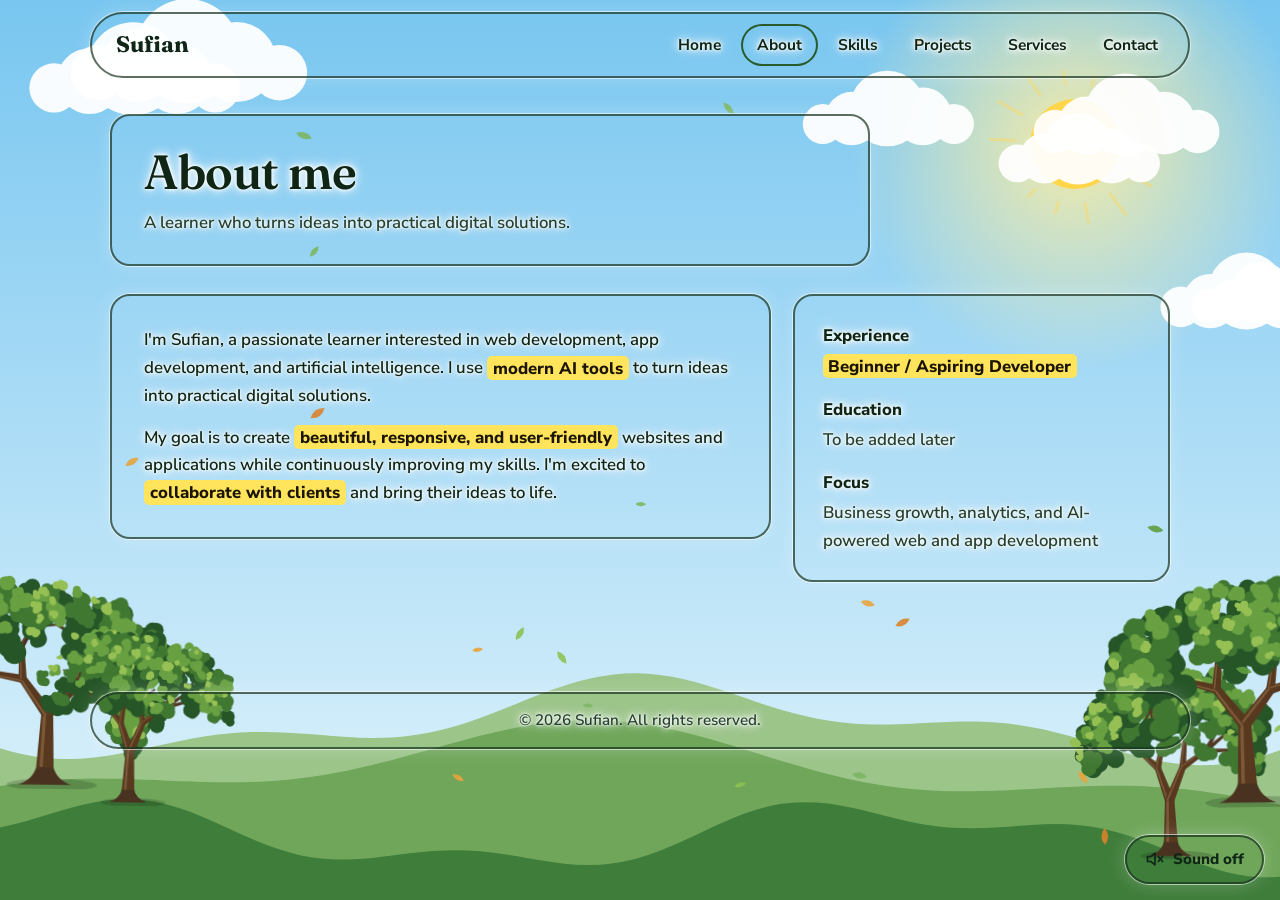
<file: sufian-portfolio-deploy/about.html>
<!DOCTYPE html>
<html lang="en">
<head>
  <meta charset="UTF-8" />
  <meta name="viewport" content="width=device-width, initial-scale=1" />
  <meta name="theme-color" content="#bfe3f7" />
  <link rel="preconnect" href="https://fonts.googleapis.com" />
  <link rel="preconnect" href="https://fonts.gstatic.com" crossorigin />
  <link href="https://fonts.googleapis.com/css2?family=Fraunces:opsz,wght@9..144,500;9..144,600;9..144,700&family=Nunito+Sans:wght@400;600;700;800&display=swap" rel="stylesheet" />
  <link rel="icon" href="favicon.svg" type="image/svg+xml" />
  <link rel="stylesheet" href="css/style.css" />
  <title>About | Sufian</title>
  <meta name="description" content="About Sufian: a passionate learner in web development, app development and artificial intelligence." />
</head>
<body data-page="about">
  <a class="skip-link" href="#main">Skip to content</a>
  <canvas id="sky" aria-hidden="true"></canvas>
  <header class="site-header" id="site-header"></header>

  <main id="main" class="page">
    <div class="container">
      <div class="page-head glass">
        <h1>About me</h1>
        <p>A learner who turns ideas into practical digital solutions.</p>
      </div>

      <div class="about-grid">
        <section class="about-text glass" aria-label="My story">
          <p>
            I'm Sufian, a passionate learner interested in web development, app development, and artificial intelligence.
            I use <mark class="mark">modern AI tools</mark> to turn ideas into practical digital solutions.
          </p>
          <p>
            My goal is to create <mark class="mark">beautiful, responsive, and user-friendly</mark> websites and applications while continuously
            improving my skills. I'm excited to <mark class="mark">collaborate with clients</mark> and bring their ideas to life.
          </p>
        </section>

        <aside class="facts glass" aria-label="Quick facts">
          <dl>
            <dt>Experience</dt>
            <dd><mark class="mark">Beginner / Aspiring Developer</mark></dd>
            <dt>Education</dt>
            <dd>To be added later</dd>
            <dt>Focus</dt>
            <dd>Business growth, analytics, and AI-powered web and app development</dd>
          </dl>
          <div id="resume-block" hidden>
            <a class="btn btn-small" id="resume-link" href="#" target="_blank" rel="noopener">View resume</a>
          </div>
        </aside>
      </div>
    </div>
  </main>

  <footer class="site-footer" id="site-footer"></footer>
  <script src="js/data.js"></script>
  <script src="js/weather.js"></script>
  <script src="js/sound.js"></script>
  <script src="js/main.js"></script>
</body>
</html>
</file>
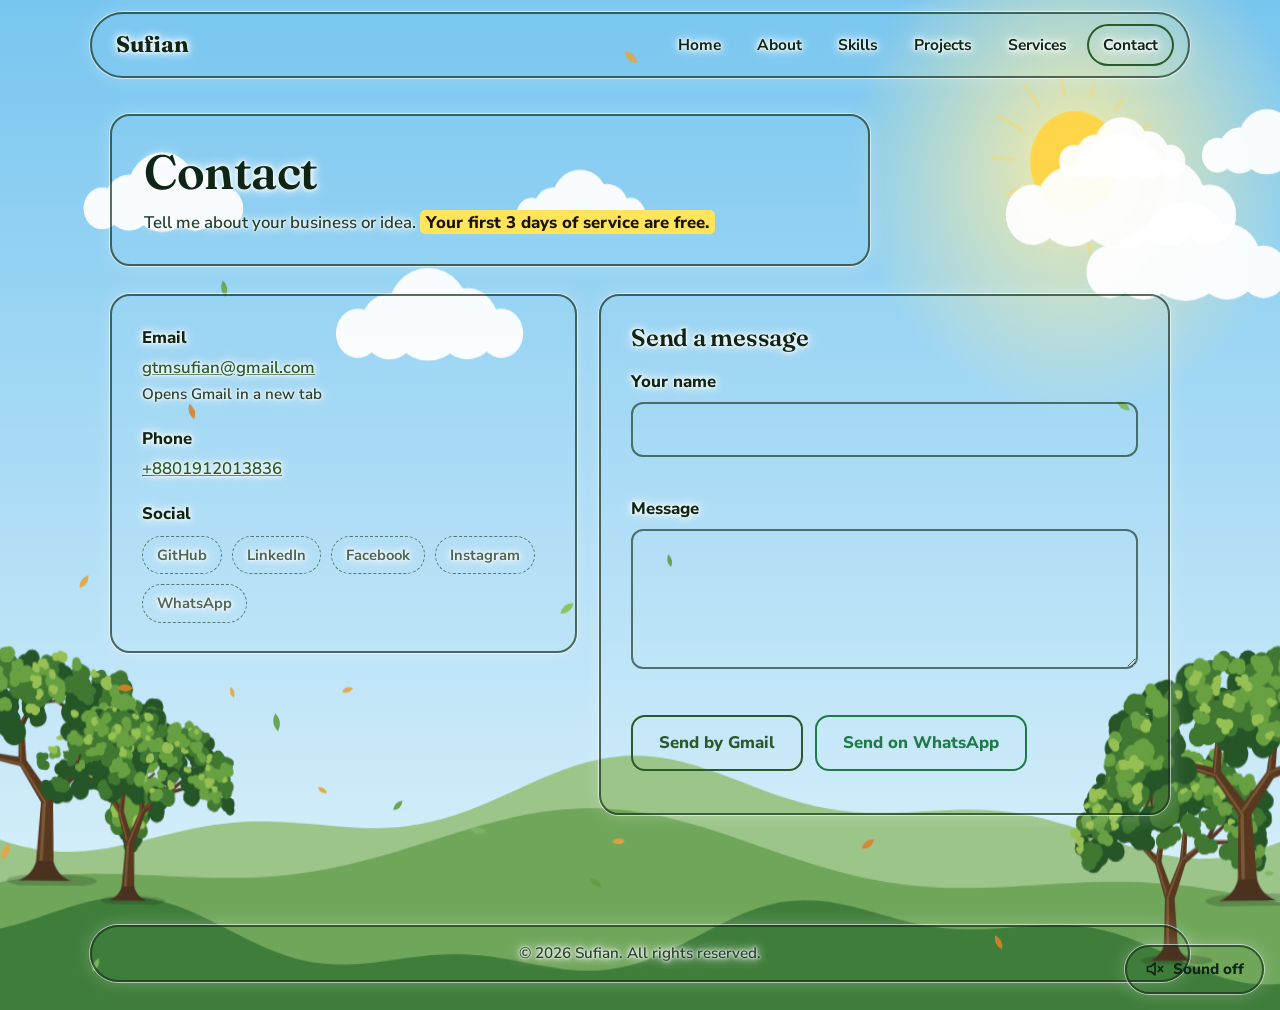
<file: sufian-portfolio-deploy/contact.html>
<!DOCTYPE html>
<html lang="en">
<head>
  <meta charset="UTF-8" />
  <meta name="viewport" content="width=device-width, initial-scale=1" />
  <meta name="theme-color" content="#bfe3f7" />
  <link rel="preconnect" href="https://fonts.googleapis.com" />
  <link rel="preconnect" href="https://fonts.gstatic.com" crossorigin />
  <link href="https://fonts.googleapis.com/css2?family=Fraunces:opsz,wght@9..144,500;9..144,600;9..144,700&family=Nunito+Sans:wght@400;600;700;800&display=swap" rel="stylesheet" />
  <link rel="icon" href="favicon.svg" type="image/svg+xml" />
  <link rel="stylesheet" href="css/style.css" />
  <title>Contact | Sufian</title>
  <meta name="description" content="Contact Sufian by email, phone or WhatsApp and start your 3 day free trial service." />
</head>
<body data-page="contact">
  <a class="skip-link" href="#main">Skip to content</a>
  <canvas id="sky" aria-hidden="true"></canvas>
  <header class="site-header" id="site-header"></header>

  <main id="main" class="page">
    <div class="container">
      <div class="page-head glass">
        <h1>Contact</h1>
        <p>Tell me about your business or idea. <mark class="mark">Your first 3 days of service are free.</mark></p>
      </div>

      <div class="contact-grid">
        <section class="contact-info glass" aria-label="Contact details">
          <dl>
            <dt>Email</dt>
            <dd><a data-link="email" href="https://mail.google.com/mail/?view=cm&amp;fs=1&amp;to=gtmsufian%40gmail.com" target="_blank" rel="noopener">gtmsufian@gmail.com</a><p class="muted">Opens Gmail in a new tab</p></dd>
            <dt>Phone</dt>
            <dd><a data-link="phone" href="tel:+8801912013836">+8801912013836</a></dd>
            <dt>Social</dt>
            <dd><div class="social" data-social></div></dd>
          </dl>
        </section>

        <form class="contact-form glass" id="contact-form" autocomplete="off" novalidate>
          <h2>Send a message</h2>
          <div class="field">
            <label for="f-name">Your name</label>
            <input id="f-name" type="text" autocomplete="off" autocorrect="off" autocapitalize="words" spellcheck="false" />
            <p class="field-error" id="f-name-error" role="alert"></p>
          </div>
          <div class="field">
            <label for="f-message">Message</label>
            <textarea id="f-message" autocomplete="off" spellcheck="false"></textarea>
            <p class="field-error" id="f-message-error" role="alert"></p>
          </div>
          <div class="form-actions">
            <button class="btn" type="submit">Send by Gmail</button>
            <button class="btn btn-wa" type="button" id="send-whatsapp">Send on WhatsApp</button>
          </div>
          <p class="form-status" id="form-status" aria-live="polite"></p>
        </form>
      </div>
    </div>
  </main>

  <footer class="site-footer" id="site-footer"></footer>
  <script src="js/data.js"></script>
  <script src="js/weather.js"></script>
  <script src="js/sound.js"></script>
  <script src="js/main.js"></script>
</body>
</html>
</file>
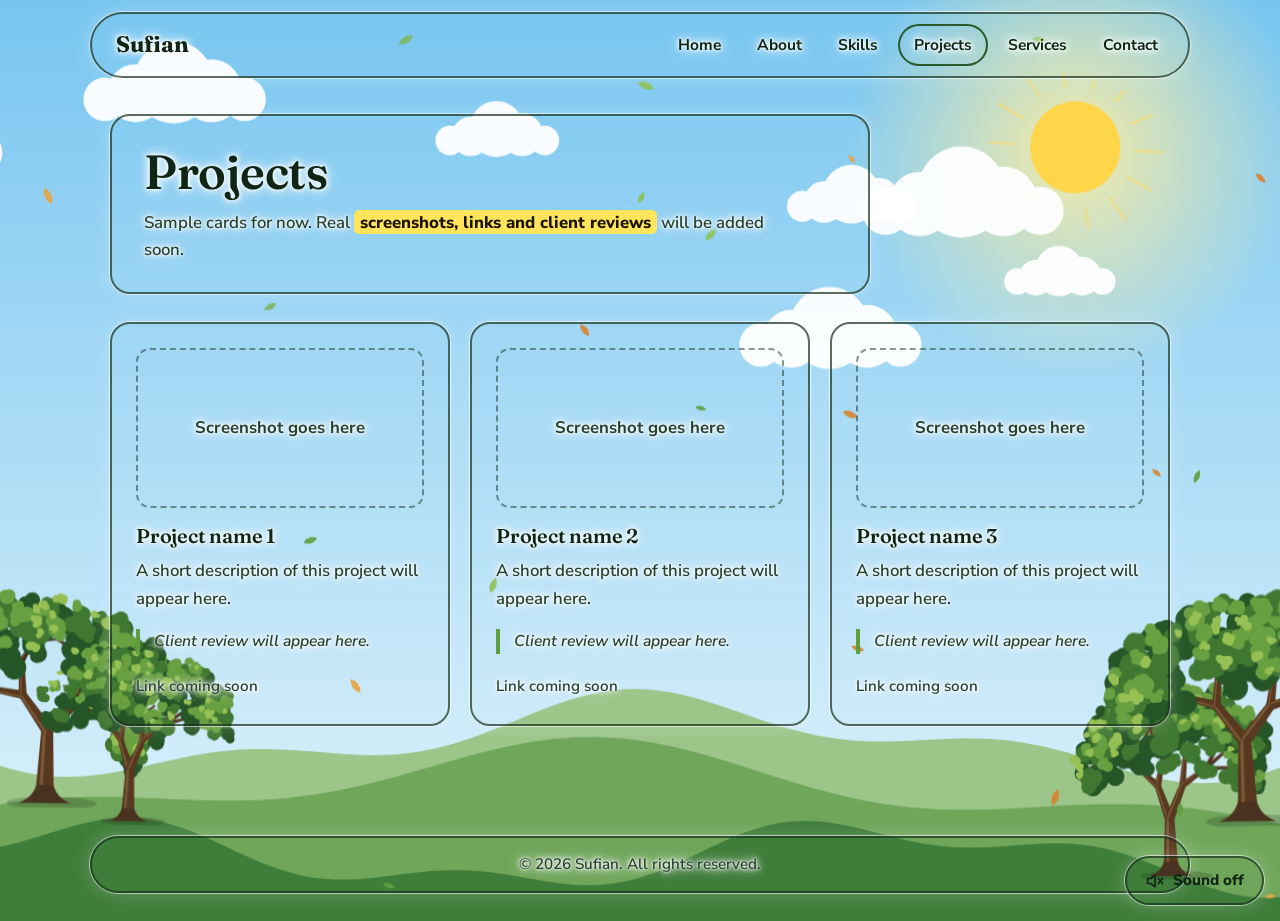
<file: sufian-portfolio-deploy/projects.html>
<!DOCTYPE html>
<html lang="en">
<head>
  <meta charset="UTF-8" />
  <meta name="viewport" content="width=device-width, initial-scale=1" />
  <meta name="theme-color" content="#bfe3f7" />
  <link rel="preconnect" href="https://fonts.googleapis.com" />
  <link rel="preconnect" href="https://fonts.gstatic.com" crossorigin />
  <link href="https://fonts.googleapis.com/css2?family=Fraunces:opsz,wght@9..144,500;9..144,600;9..144,700&family=Nunito+Sans:wght@400;600;700;800&display=swap" rel="stylesheet" />
  <link rel="icon" href="favicon.svg" type="image/svg+xml" />
  <link rel="stylesheet" href="css/style.css" />
  <title>Projects | Sufian</title>
  <meta name="description" content="Projects by Sufian. Screenshots, links and client reviews will be added here." />
</head>
<body data-page="projects">
  <a class="skip-link" href="#main">Skip to content</a>
  <canvas id="sky" aria-hidden="true"></canvas>
  <header class="site-header" id="site-header"></header>

  <main id="main" class="page">
    <div class="container">
      <div class="page-head glass">
        <h1>Projects</h1>
        <p>Sample cards for now. Real <mark class="mark">screenshots, links and client reviews</mark> will be added soon.</p>
      </div>

      <div class="grid" id="projects-grid"></div>
    </div>
  </main>

  <footer class="site-footer" id="site-footer"></footer>
  <script src="js/data.js"></script>
  <script src="js/weather.js"></script>
  <script src="js/sound.js"></script>
  <script src="js/main.js"></script>
</body>
</html>
</file>
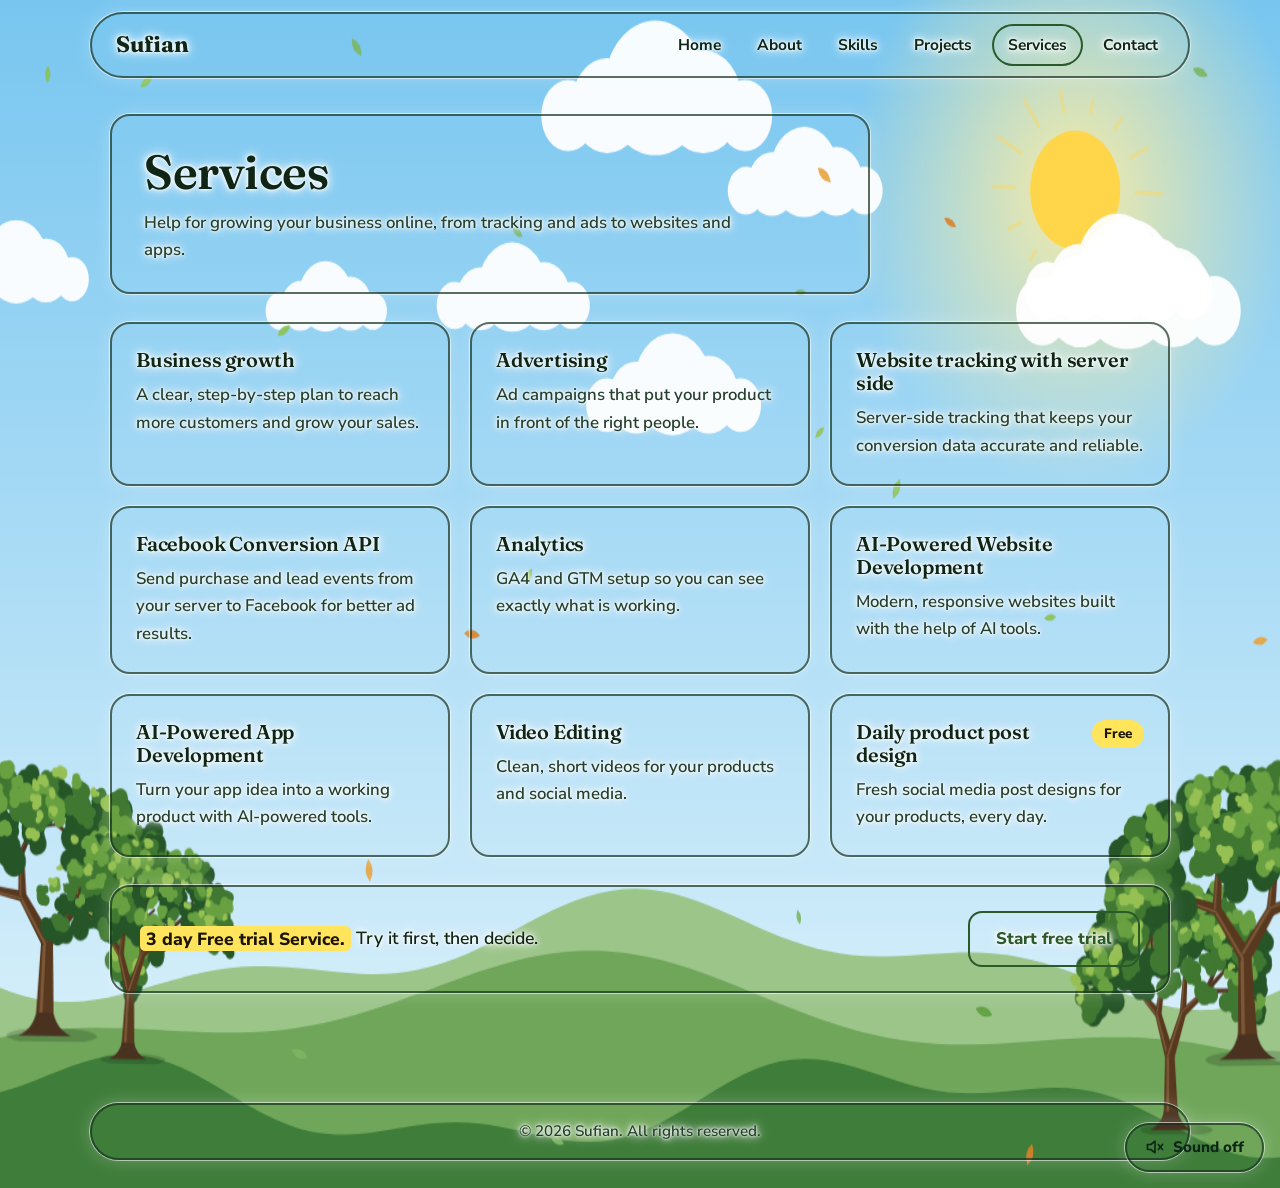
<file: sufian-portfolio-deploy/services.html>
<!DOCTYPE html>
<html lang="en">
<head>
  <meta charset="UTF-8" />
  <meta name="viewport" content="width=device-width, initial-scale=1" />
  <meta name="theme-color" content="#bfe3f7" />
  <link rel="preconnect" href="https://fonts.googleapis.com" />
  <link rel="preconnect" href="https://fonts.gstatic.com" crossorigin />
  <link href="https://fonts.googleapis.com/css2?family=Fraunces:opsz,wght@9..144,500;9..144,600;9..144,700&family=Nunito+Sans:wght@400;600;700;800&display=swap" rel="stylesheet" />
  <link rel="icon" href="favicon.svg" type="image/svg+xml" />
  <link rel="stylesheet" href="css/style.css" />
  <title>Services | Sufian</title>
  <meta name="description" content="Services by Sufian: business growth, advertising, server-side tracking, Facebook Conversion API, analytics, AI-powered website and app development, video editing and free daily product post design." />
</head>
<body data-page="services">
  <a class="skip-link" href="#main">Skip to content</a>
  <canvas id="sky" aria-hidden="true"></canvas>
  <header class="site-header" id="site-header"></header>

  <main id="main" class="page">
    <div class="container">
      <div class="page-head glass">
        <h1>Services</h1>
        <p>Help for growing your business online, from tracking and ads to websites and apps.</p>
      </div>

      <div class="grid" id="services-grid"></div>

      <div class="banner glass">
        <p><mark class="mark">3 day Free trial Service.</mark> Try it first, then decide.</p>
        <a class="btn" href="contact.html">Start free trial</a>
      </div>
    </div>
  </main>

  <footer class="site-footer" id="site-footer"></footer>
  <script src="js/data.js"></script>
  <script src="js/weather.js"></script>
  <script src="js/sound.js"></script>
  <script src="js/main.js"></script>
</body>
</html>
</file>
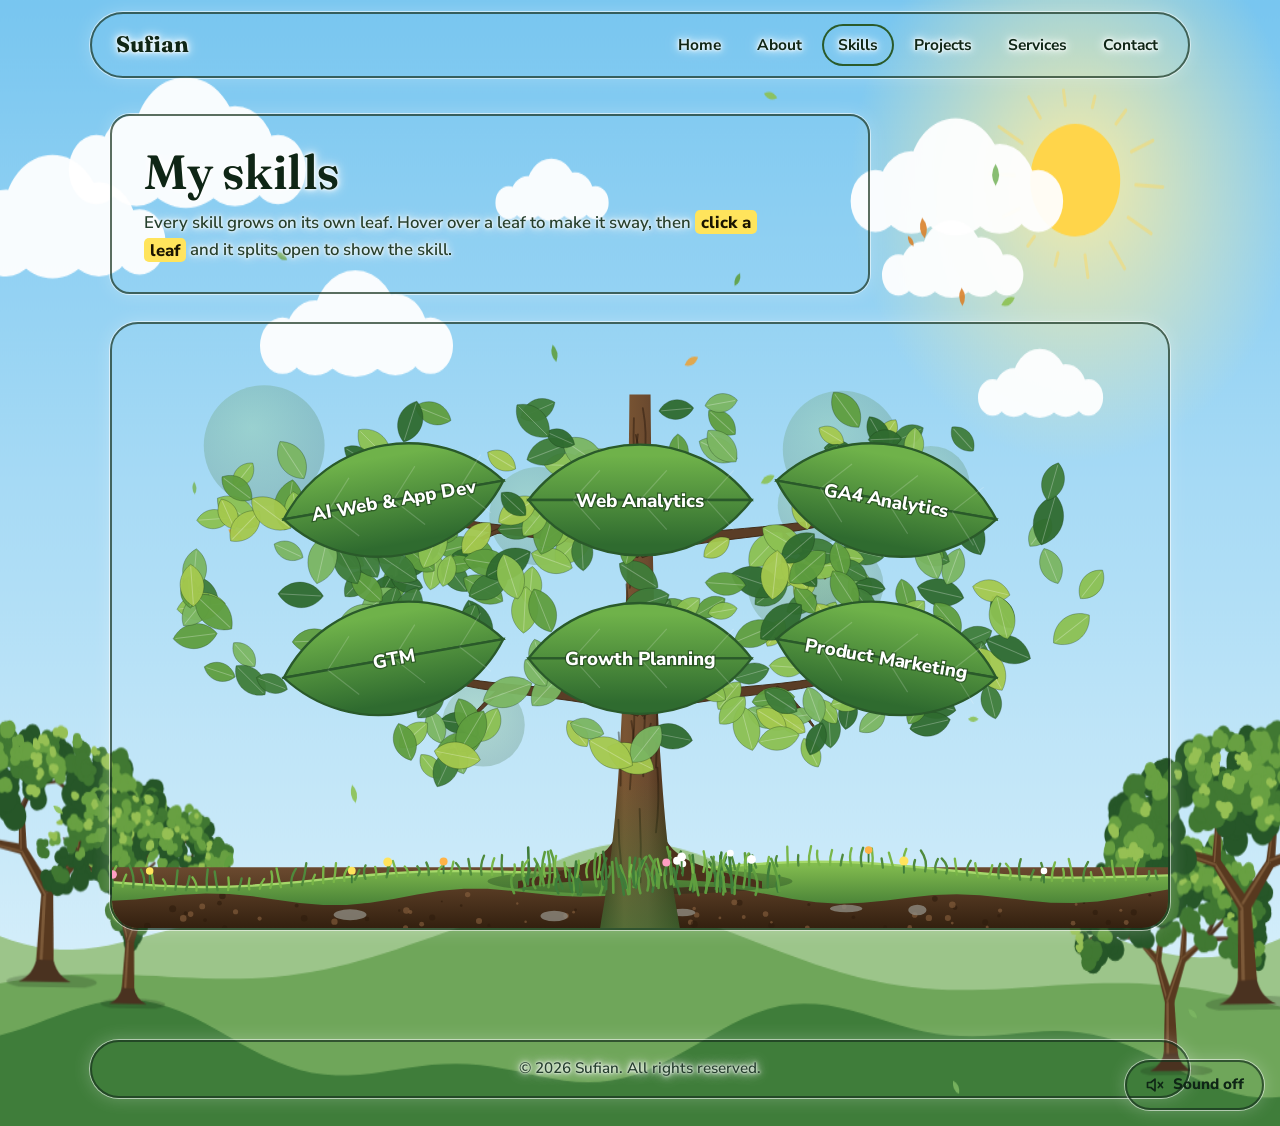
<file: sufian-portfolio-deploy/skills.html>
<!DOCTYPE html>
<html lang="en">
<head>
  <meta charset="UTF-8" />
  <meta name="viewport" content="width=device-width, initial-scale=1" />
  <meta name="theme-color" content="#bfe3f7" />
  <link rel="preconnect" href="https://fonts.googleapis.com" />
  <link rel="preconnect" href="https://fonts.gstatic.com" crossorigin />
  <link href="https://fonts.googleapis.com/css2?family=Fraunces:opsz,wght@9..144,500;9..144,600;9..144,700&family=Nunito+Sans:wght@400;600;700;800&display=swap" rel="stylesheet" />
  <link rel="icon" href="favicon.svg" type="image/svg+xml" />
  <link rel="stylesheet" href="css/style.css" />
  <title>Skills | Sufian</title>
  <meta name="description" content="Skills of Sufian written on the leaves of a tree: AI web and app development, web analytics, GA4, GTM, business growth planning and product marketing." />
</head>
<body data-page="skills">
  <a class="skip-link" href="#main">Skip to content</a>
  <canvas id="sky" aria-hidden="true"></canvas>
  <header class="site-header" id="site-header"></header>

  <main id="main" class="page">
    <div class="container">
      <div class="page-head glass">
        <h1>My skills</h1>
        <p>Every skill grows on its own leaf. Hover over a leaf to make it sway, then <mark class="mark">click a leaf</mark> and it splits open to show the skill.</p>
      </div>

      <div class="tree-wrap glass">
        <div id="tree"></div>
      </div>

      <div class="sr-only" id="skill-detail" aria-live="polite"></div>
    </div>
  </main>

  <footer class="site-footer" id="site-footer"></footer>
  <script src="js/data.js"></script>
  <script src="js/weather.js"></script>
  <script src="js/sound.js"></script>
  <script src="js/main.js"></script>
</body>
</html>
</file>
<file: sufian-portfolio-deploy/css/style.css>
/* ==========================================================
   Sufian portfolio - living nature theme
   Palette: sky #bfe3f7 | forest ink #17331f | leaf #3f7d3a
            moss #5f9e3f | bark #6b4a2f | sun #f5b83d
   Fonts:   Fraunces (headings), Nunito Sans (body)
   ========================================================== */

:root {
  --ink: #0f2616;
  --ink-soft: #26402e;
  --leaf: #3f7d3a;
  --leaf-dark: #2a5a2a;
  --moss: #5f9e3f;
  --bark: #6b4a2f;
  --sun: #f5b83d;
  --sun-ink: #3a2a05;
  --glass: rgba(255, 255, 255, 0.76);
  --glass-border: rgba(255, 255, 255, 0.8);
  --shadow: 0 10px 30px rgba(23, 51, 31, 0.14);
  --radius: 20px;
  --font-head: "Fraunces", Georgia, "Times New Roman", serif;
  --font-body: "Nunito Sans", "Segoe UI", system-ui, -apple-system, Arial, sans-serif;
}

*,
*::before,
*::after {
  box-sizing: border-box;
}

html {
  scroll-behavior: smooth;
}

body {
  margin: 0;
  font-family: var(--font-body);
  font-size: 1.05rem;
  line-height: 1.65;
  color: var(--ink);
  background: #bfe3f7;
  min-height: 100vh;
  font-weight: 600;
  text-shadow: 0 0 2px #fff, 0 0 4px #fff, 0 0 8px rgba(255, 255, 255, 0.95), 0 0 14px rgba(255, 255, 255, 0.8);
  animation: page-in 0.7s ease both;
}

body.is-stormy {
  color: #07140b;
  text-shadow: 0 0 2px #fff, 0 0 4px #fff, 0 0 6px #fff, 0 0 10px #fff, 0 0 18px rgba(255, 255, 255, 0.95);
}

/* yellow highlighter for the important words */
.mark {
  background: #ffe45c;
  color: #1a1400;
  padding: 0.04em 0.35em;
  border-radius: 0.3em;
  font-weight: 800;
  text-shadow: none;
  -webkit-box-decoration-break: clone;
  box-decoration-break: clone;
}

.sr-only {
  position: absolute;
  width: 1px;
  height: 1px;
  margin: -1px;
  padding: 0;
  overflow: hidden;
  clip: rect(0, 0, 0, 0);
  white-space: nowrap;
  border: 0;
}

@keyframes page-in {
  from { opacity: 0; transform: translateY(8px); }
  to { opacity: 1; transform: none; }
}

h1, h2, h3 {
  font-family: var(--font-head);
  font-weight: 600;
  line-height: 1.15;
  letter-spacing: -0.01em;
  margin: 0;
}

p { margin: 0; }

a { color: var(--leaf-dark); }

img { max-width: 100%; display: block; }

[hidden] { display: none !important; }

:focus-visible {
  outline: 3px solid #1b4fd8;
  outline-offset: 3px;
  border-radius: 6px;
}

.skip-link {
  position: absolute;
  left: 12px;
  top: -60px;
  z-index: 100;
  background: #fff;
  color: var(--ink);
  padding: 10px 16px;
  border-radius: 10px;
  font-weight: 700;
  transition: top 0.2s;
}
.skip-link:focus { top: 12px; }

/* ---------- sky canvas ---------- */
#sky {
  position: fixed;
  inset: 0;
  width: 100%;
  height: 100%;
  z-index: 0;
  display: block;
}

/* ---------- glass surface ---------- */
.glass {
  background: transparent;
  border: 2px solid rgba(23, 51, 31, 0.7);
  box-shadow: 0 0 0 1px rgba(255, 255, 255, 0.55), 0 0 18px rgba(255, 255, 255, 0.25);
}

.container {
  width: 100%;
  max-width: 1100px;
  margin: 0 auto;
  padding: 0 20px;
}

main,
.site-header,
.site-footer {
  position: relative;
  z-index: 1;
}

/* ---------- header / nav ---------- */
.site-header {
  position: sticky;
  top: 0;
  z-index: 20;
  padding: 12px 20px 0;
}

.nav {
  max-width: 1100px;
  margin: 0 auto;
  display: flex;
  align-items: center;
  justify-content: space-between;
  gap: 16px;
  padding: 10px 14px 10px 24px;
  border-radius: 999px;
  position: relative;
}

.brand {
  font-family: var(--font-head);
  font-weight: 700;
  font-size: 1.4rem;
  text-decoration: none;
  color: var(--ink);
}

.nav-links {
  list-style: none;
  margin: 0;
  padding: 0;
  display: flex;
  gap: 4px;
}

.nav-link {
  display: block;
  padding: 8px 16px;
  border-radius: 999px;
  text-decoration: none;
  font-weight: 700;
  font-size: 0.97rem;
  color: var(--ink);
  transition: background 0.2s, color 0.2s;
}

.nav-link:hover {
  background: rgba(63, 125, 58, 0.14);
  color: var(--ink);
}

.nav-link[aria-current="page"] {
  background: transparent;
  color: var(--ink);
  box-shadow: inset 0 0 0 2px var(--leaf-dark);
}

.nav-toggle {
  display: none;
  font: inherit;
  font-weight: 700;
  padding: 8px 18px;
  border-radius: 999px;
  border: 2px solid var(--leaf);
  background: transparent;
  color: var(--leaf-dark);
  cursor: pointer;
}

/* ---------- buttons (outline only) ---------- */
.btn {
  display: inline-block;
  font: inherit;
  font-weight: 800;
  text-decoration: none;
  padding: 12px 26px;
  border-radius: 14px;
  border: 2px solid var(--leaf-dark);
  background: transparent;
  color: var(--leaf-dark);
  cursor: pointer;
  transition: transform 0.2s, background 0.2s;
}

.btn:hover {
  background: rgba(255, 255, 255, 0.55);
  transform: translateY(-2px);
}

.btn-ghost {
  border-color: rgba(23, 51, 31, 0.5);
  border-style: dashed;
}

.btn-small {
  padding: 8px 18px;
  font-size: 0.95rem;
}

.btn-wa {
  border-color: #1f7a4a;
  color: #1f7a4a;
}

.muted {
  color: var(--ink-soft);
  font-size: 0.95rem;
}

/* ---------- page layout ---------- */
.page {
  padding: 36px 0 110px;
}

.page-head {
  padding: 28px 32px;
  border-radius: var(--radius);
  margin-bottom: 28px;
  max-width: 760px;
}

.page-head h1 {
  font-size: clamp(2rem, 4.5vw, 3rem);
}

.page-head p {
  margin-top: 10px;
  color: var(--ink-soft);
  max-width: 62ch;
}

/* ---------- home hero ---------- */
.hero {
  min-height: calc(100vh - 110px);
  display: flex;
  align-items: center;
  padding: 24px 0 110px;
}

.hero-grid {
  display: grid;
  grid-template-columns: 1.3fr 0.7fr;
  gap: 40px;
  align-items: center;
}

.hero-card {
  padding: 40px 44px;
  border-radius: 28px;
}

.hero-card h1 {
  font-size: clamp(2.5rem, 6vw, 4.3rem);
  letter-spacing: -0.02em;
}

.hero-title {
  margin-top: 12px;
  font-family: var(--font-head);
  font-weight: 500;
  font-size: clamp(1.1rem, 2.3vw, 1.45rem);
  line-height: 1.35;
  color: var(--ink-soft);
}

.trial {
  margin-top: 20px;
  font-size: 1.2rem;
}

.trial .mark {
  padding: 0.2em 0.6em;
}

.hero-text {
  margin-top: 20px;
  max-width: 56ch;
}

.hero-actions {
  display: flex;
  flex-wrap: wrap;
  gap: 14px;
  margin-top: 26px;
}

.social {
  display: flex;
  flex-wrap: wrap;
  gap: 10px;
  margin-top: 26px;
}

.social-link {
  padding: 6px 14px;
  border-radius: 999px;
  border: 1.5px solid var(--leaf);
  font-weight: 700;
  font-size: 0.92rem;
  text-decoration: none;
  color: var(--leaf-dark);
  transition: background 0.2s, color 0.2s;
}

a.social-link:hover {
  background: var(--leaf);
  color: #fff;
}

.social-link.is-empty {
  border-style: dashed;
  border-color: rgba(23, 51, 31, 0.6);
  color: rgba(23, 51, 31, 0.75);
  cursor: default;
}

.hero-photo {
  display: flex;
  justify-content: center;
}

.photo-frame {
  width: clamp(200px, 26vw, 300px);
  aspect-ratio: 1 / 1;
  border-radius: 50%;
  overflow: hidden;
  border: 7px solid #fff;
  background: var(--leaf);
  box-shadow: var(--shadow);
  display: grid;
  place-items: center;
}

.photo-frame img {
  width: 100%;
  height: 100%;
  object-fit: cover;
  object-position: 50% 16%;
}

.photo-initial {
  font-family: var(--font-head);
  font-weight: 700;
  font-size: 5.5rem;
  color: #fff;
}

/* ---------- cards ---------- */
.grid {
  display: grid;
  grid-template-columns: repeat(auto-fill, minmax(270px, 1fr));
  gap: 20px;
}

.card {
  padding: 24px;
  border-radius: var(--radius);
}

.card-top {
  display: flex;
  align-items: flex-start;
  justify-content: space-between;
  gap: 12px;
}

.card-title {
  font-size: 1.25rem;
}

.card-text {
  margin-top: 10px;
  color: var(--ink-soft);
}

.badge-free {
  flex: none;
  padding: 3px 12px;
  border-radius: 999px;
  background: #ffe45c;
  color: #1a1400;
  text-shadow: none;
  font-weight: 800;
  font-size: 0.85rem;
}

.banner {
  margin-top: 28px;
  padding: 24px 28px;
  border-radius: var(--radius);
  display: flex;
  flex-wrap: wrap;
  align-items: center;
  justify-content: space-between;
  gap: 16px;
}

.banner p {
  font-size: 1.1rem;
}

/* ---------- about ---------- */
.about-grid {
  display: grid;
  grid-template-columns: 1.4fr 0.8fr;
  gap: 22px;
  align-items: start;
}

.about-text {
  padding: 30px 32px;
  border-radius: var(--radius);
}

.about-text p + p { margin-top: 14px; }

.facts {
  padding: 26px 28px;
  border-radius: var(--radius);
}

.facts dl { margin: 0; }
.facts dt {
  font-weight: 800;
  margin-top: 16px;
}
.facts dt:first-child { margin-top: 0; }
.facts dd {
  margin: 2px 0 0;
  color: var(--ink-soft);
}

.facts .btn { margin-top: 20px; }

/* ---------- projects ---------- */
.project-media {
  height: 160px;
  border-radius: 14px;
  overflow: hidden;
  background: transparent;
  border: 2px dashed rgba(23, 51, 31, 0.5);
  display: grid;
  place-items: center;
  margin-bottom: 16px;
}

.project-media img {
  width: 100%;
  height: 100%;
  object-fit: cover;
}

.project-media-text {
  color: var(--ink-soft);
  font-weight: 700;
}

.review {
  margin: 16px 0 0;
  padding-left: 14px;
  border-left: 4px solid var(--moss);
}

.review.is-empty .review-text {
  color: var(--ink-soft);
  font-style: italic;
}

.review-text { font-size: 0.98rem; }
.review-by { margin-top: 4px; font-weight: 700; font-size: 0.9rem; }

.card-actions { margin-top: 18px; }

/* ---------- skills tree ---------- */
.tree-wrap {
  padding: 0;
  border-radius: 28px;
  overflow: hidden;
}

#tree svg {
  display: block;
  width: 100%;
  height: auto;
  max-height: 80vh;
  margin: 0 auto;
}

.leaf {
  cursor: pointer;
  outline: none;
}

.leaf .blade {
  fill: url(#leaf-grad);
  stroke: var(--leaf-dark);
  stroke-width: 2;
  transition: fill 0.2s;
}

.leaf:hover .blade,
.leaf:focus-visible .blade {
  fill: url(#leaf-grad-hover);
}

.leaf.is-open .blade {
  fill: url(#leaf-grad-sel);
  stroke: #1d4a1d;
  stroke-width: 3;
}

.leaf:focus-visible .blade {
  stroke: #1b4fd8;
  stroke-width: 4;
}

.leaf-inner {
  transform-box: fill-box;
  transform-origin: 0% 50%;
}

.leaf:hover .leaf-inner,
.leaf:focus-visible .leaf-inner {
  animation: sway 0.9s ease-in-out;
}

@keyframes sway {
  0% { transform: rotate(0deg); }
  25% { transform: rotate(7deg); }
  50% { transform: rotate(-6deg); }
  75% { transform: rotate(3deg); }
  100% { transform: rotate(0deg); }
}

.leaf-text {
  font-family: var(--font-body);
  font-weight: 800;
  fill: #fff;
  text-shadow: none;
  paint-order: stroke;
  stroke: rgba(20, 50, 20, 0.55);
  stroke-width: 2px;
  pointer-events: none;
}

/* the two halves of a leaf slide apart when it is opened */
.half {
  transform-box: fill-box;
  transition: transform 0.6s cubic-bezier(0.2, 0.8, 0.2, 1);
}

.half-top { transform-origin: 0% 100%; }
.half-bottom { transform-origin: 0% 0%; }

.leaf.is-open .half-top {
  transform: translateY(calc(var(--d, 60px) * -1)) rotate(-8deg);
}

.leaf.is-open .half-bottom {
  transform: translateY(var(--d, 60px)) rotate(8deg);
}

.leaf.is-open .leaf-inner { animation: none; }

.leaf-text { transition: opacity 0.2s; }
.leaf.is-open .leaf-text { opacity: 0; }

/* the popup between the halves */
.panel-inner {
  opacity: 0;
  pointer-events: none;
  transform-box: fill-box;
  transform-origin: 50% 50%;
  transform: scale(0.6);
  transition: opacity 0.35s ease 0.12s, transform 0.5s cubic-bezier(0.2, 0.9, 0.3, 1.2) 0.12s;
}

.panel-inner.show {
  opacity: 1;
  pointer-events: all;
  transform: none;
}

.skill-card {
  position: relative;
  width: 100%;
  height: 100%;
  box-sizing: border-box;
  padding: 14px 40px 12px 16px;
  border-radius: 16px;
  background: rgba(246, 252, 239, 0.97);
  border: 2px solid var(--leaf-dark);
  box-shadow: 0 8px 22px rgba(23, 51, 31, 0.25);
  color: var(--ink);
  text-shadow: none;
  font-family: var(--font-body);
  line-height: 1.4;
  overflow: auto;
}

.skill-card-title {
  font-family: var(--font-head);
  font-size: 1.2em;
  line-height: 1.2;
  margin: 0;
}

.skill-card-text {
  margin: 6px 0 0;
  color: var(--ink-soft);
  font-weight: 600;
}

.skill-close {
  position: absolute;
  top: 8px;
  right: 10px;
  width: 28px;
  height: 28px;
  border-radius: 50%;
  border: 2px solid var(--leaf-dark);
  background: transparent;
  color: var(--leaf-dark);
  font: inherit;
  font-size: 1.1em;
  font-weight: 800;
  line-height: 1;
  cursor: pointer;
}

.skill-close:hover { background: rgba(63, 125, 58, 0.15); }

.level {
  margin-top: 14px;
  height: 12px;
  border-radius: 999px;
  background: transparent;
  border: 1.5px solid var(--leaf-dark);
  overflow: hidden;
}
.level-fill {
  height: 100%;
  background: var(--leaf);
  border-radius: 999px;
}
.level-text { margin-top: 6px; font-weight: 700; font-size: 0.92rem; }

/* ---------- contact ---------- */
.contact-grid {
  display: grid;
  grid-template-columns: 0.9fr 1.1fr;
  gap: 22px;
  align-items: start;
}

.contact-info,
.contact-form {
  padding: 28px 30px;
  border-radius: var(--radius);
}

.contact-info dl { margin: 0; }
.contact-info dt { font-weight: 800; margin-top: 18px; }
.contact-info dt:first-child { margin-top: 0; }
.contact-info dd { margin: 2px 0 0; }
.contact-info .social { margin-top: 8px; }

.contact-form h2 { font-size: 1.5rem; margin-bottom: 16px; }

.field { margin-bottom: 16px; }

.field label {
  display: block;
  font-weight: 800;
  margin-bottom: 6px;
}

.field input,
.field textarea {
  width: 100%;
  font: inherit;
  color: var(--ink);
  padding: 12px 14px;
  border-radius: 12px;
  border: 2px solid rgba(23, 51, 31, 0.65);
  background: transparent;
}

.field input::placeholder,
.field textarea::placeholder {
  color: var(--ink-soft);
  opacity: 0.8;
}

.field textarea { min-height: 140px; resize: vertical; }

.field input:focus,
.field textarea:focus {
  outline: none;
  border-color: var(--leaf-dark);
  box-shadow: 0 0 0 3px rgba(255, 255, 255, 0.8);
}

.field-error {
  min-height: 1.2em;
  margin-top: 4px;
  color: #a32d2d;
  font-weight: 700;
  font-size: 0.92rem;
}

.form-actions {
  display: flex;
  flex-wrap: wrap;
  gap: 12px;
}

.form-status {
  margin-top: 14px;
  font-weight: 700;
  color: var(--leaf-dark);
}

/* ---------- footer ---------- */
.site-footer {
  padding: 0 20px 28px;
}

.footer-box {
  max-width: 1100px;
  margin: 0 auto;
  padding: 14px 24px;
  border-radius: 999px;
  text-align: center;
  font-size: 0.95rem;
  color: var(--ink-soft);
}

/* ---------- sound button ---------- */
.sound-btn {
  position: fixed;
  right: 16px;
  bottom: 16px;
  z-index: 30;
  display: inline-flex;
  align-items: center;
  gap: 8px;
  padding: 10px 18px;
  border-radius: 999px;
  font: inherit;
  font-weight: 800;
  font-size: 0.95rem;
  color: var(--ink);
  cursor: pointer;
  transition: transform 0.2s;
}

.sound-btn:hover { transform: translateY(-2px); }
.sound-btn[disabled] { cursor: default; opacity: 0.7; }

/* ---------- responsive ---------- */
@media (max-width: 860px) {
  .nav-toggle { display: inline-block; }

  .nav-links {
    display: none;
    position: absolute;
    top: calc(100% + 10px);
    left: 0;
    right: 0;
    flex-direction: column;
    gap: 4px;
    padding: 12px;
    border-radius: 22px;
    background: rgba(255, 255, 255, 0.96);
    border: 2px solid rgba(23, 51, 31, 0.7);
    box-shadow: var(--shadow);
  }

  .nav-links.is-open { display: flex; }
  .nav-link { padding: 12px 16px; }

  .hero-grid,
  .about-grid,
  .contact-grid {
    grid-template-columns: 1fr;
  }

  .hero-photo { order: -1; }
  .hero-card { padding: 28px 24px; }
  .hero { padding-top: 8px; }
}

@media (max-width: 520px) {
  .nav { padding-left: 18px; }
  .page-head { padding: 22px; }
  .about-text,
  .facts,
  .contact-info,
  .contact-form { padding: 22px; }
  .sound-btn span { display: none; }
  .sound-btn { padding: 12px; }
}

@media (prefers-reduced-motion: reduce) {
  *,
  *::before,
  *::after {
    animation: none !important;
    transition: none !important;
    scroll-behavior: auto !important;
  }
}
</file>
